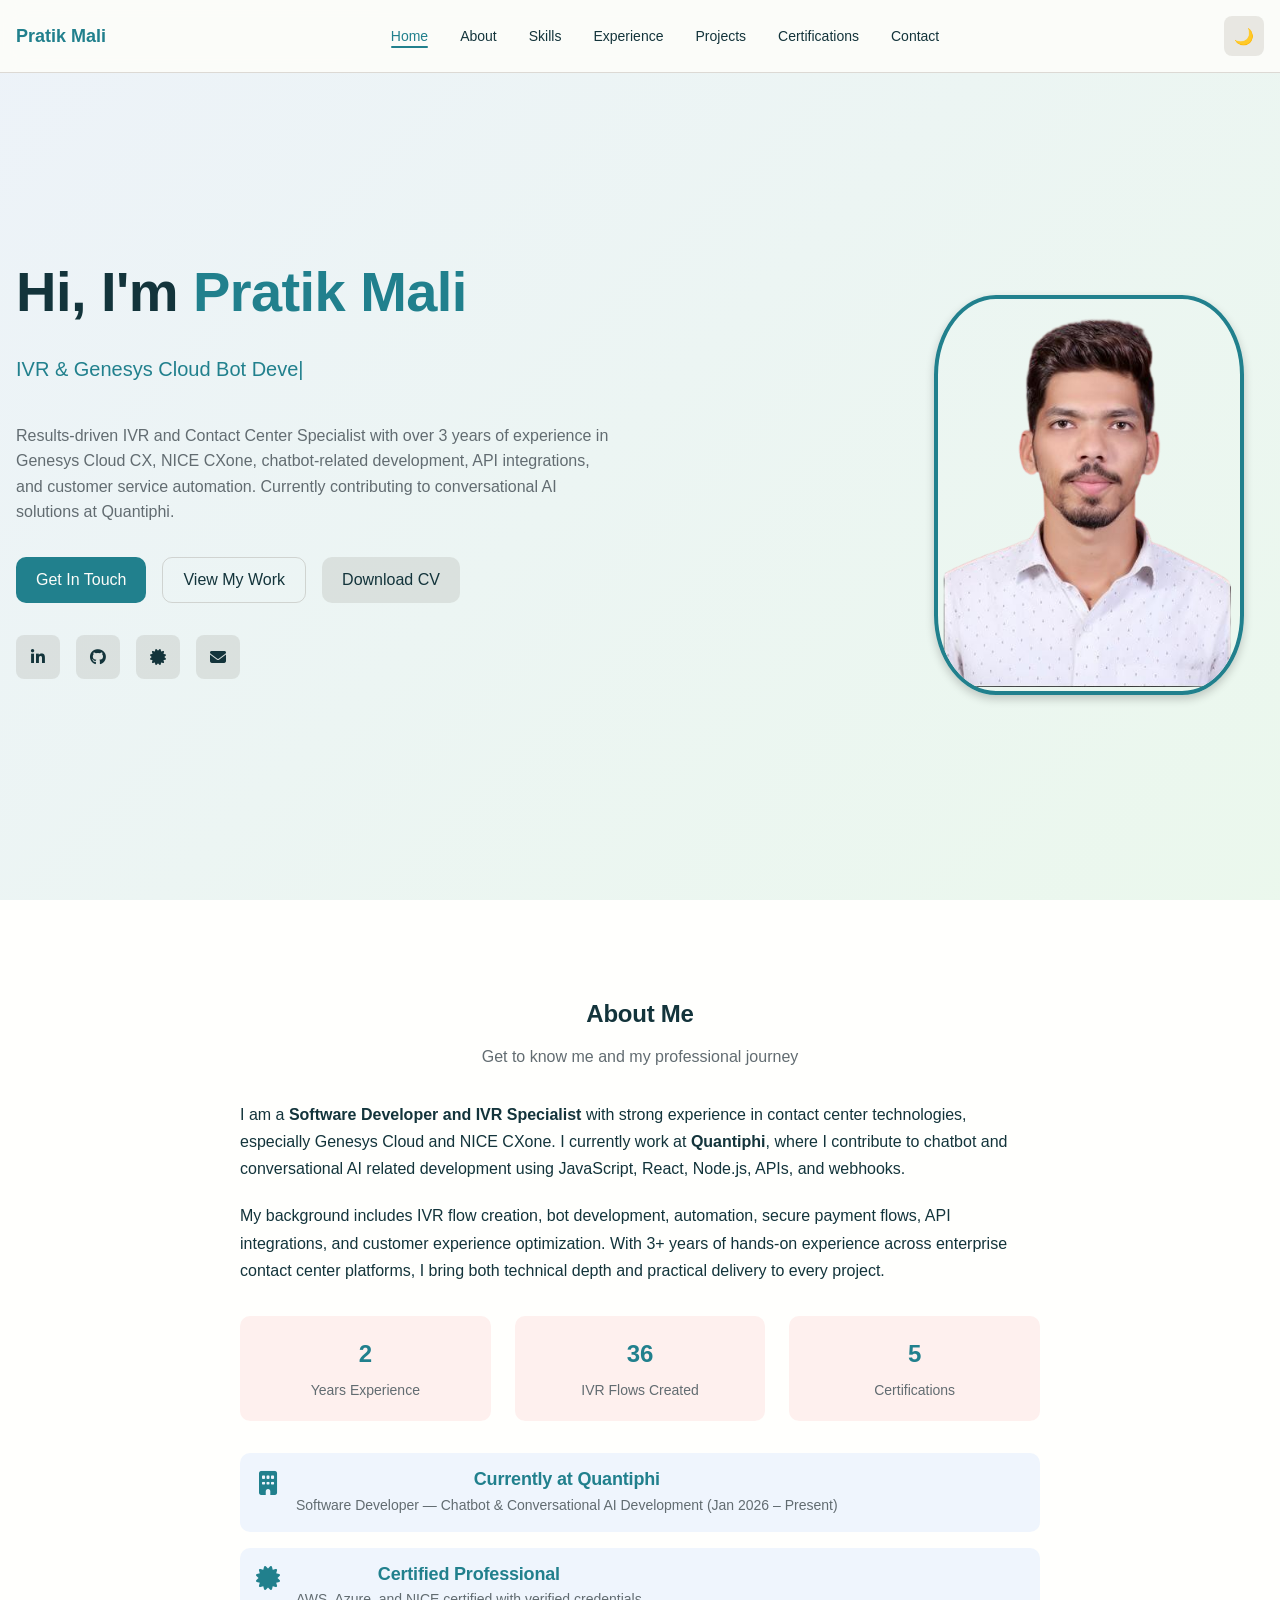
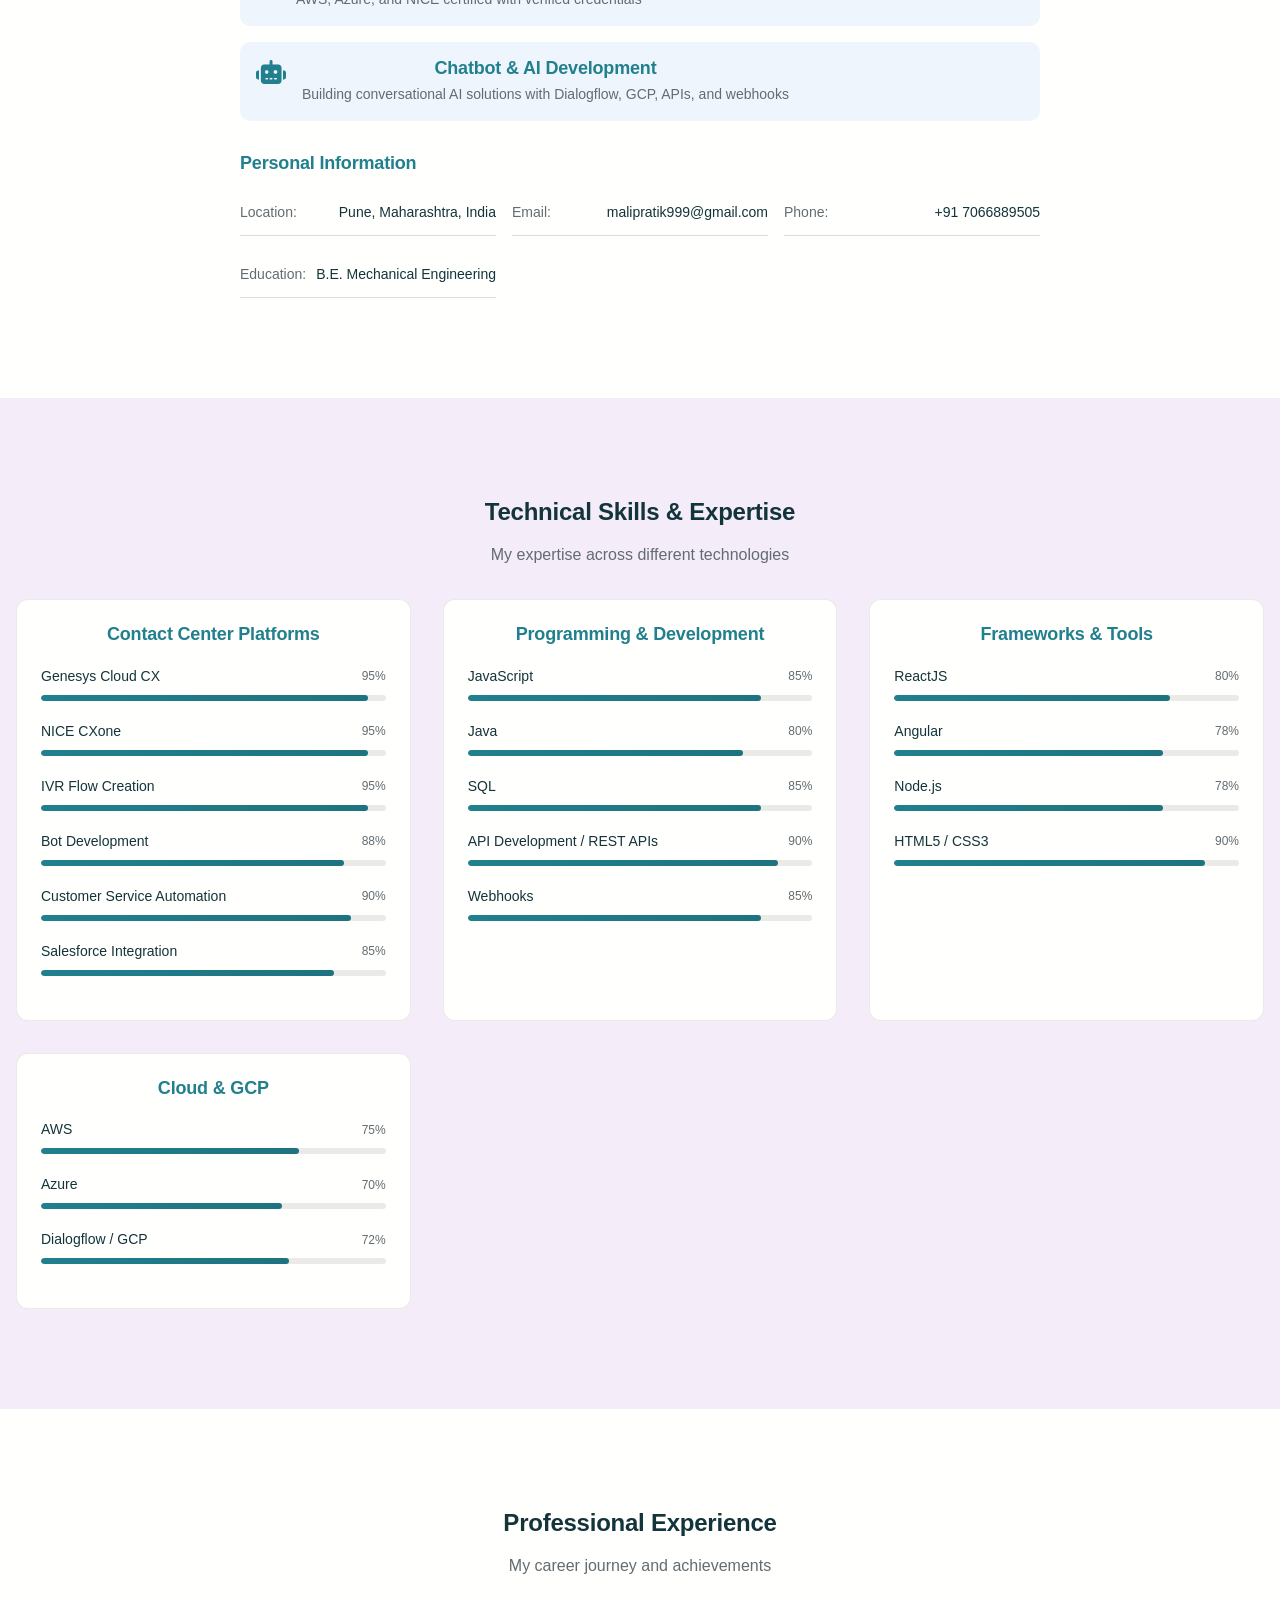
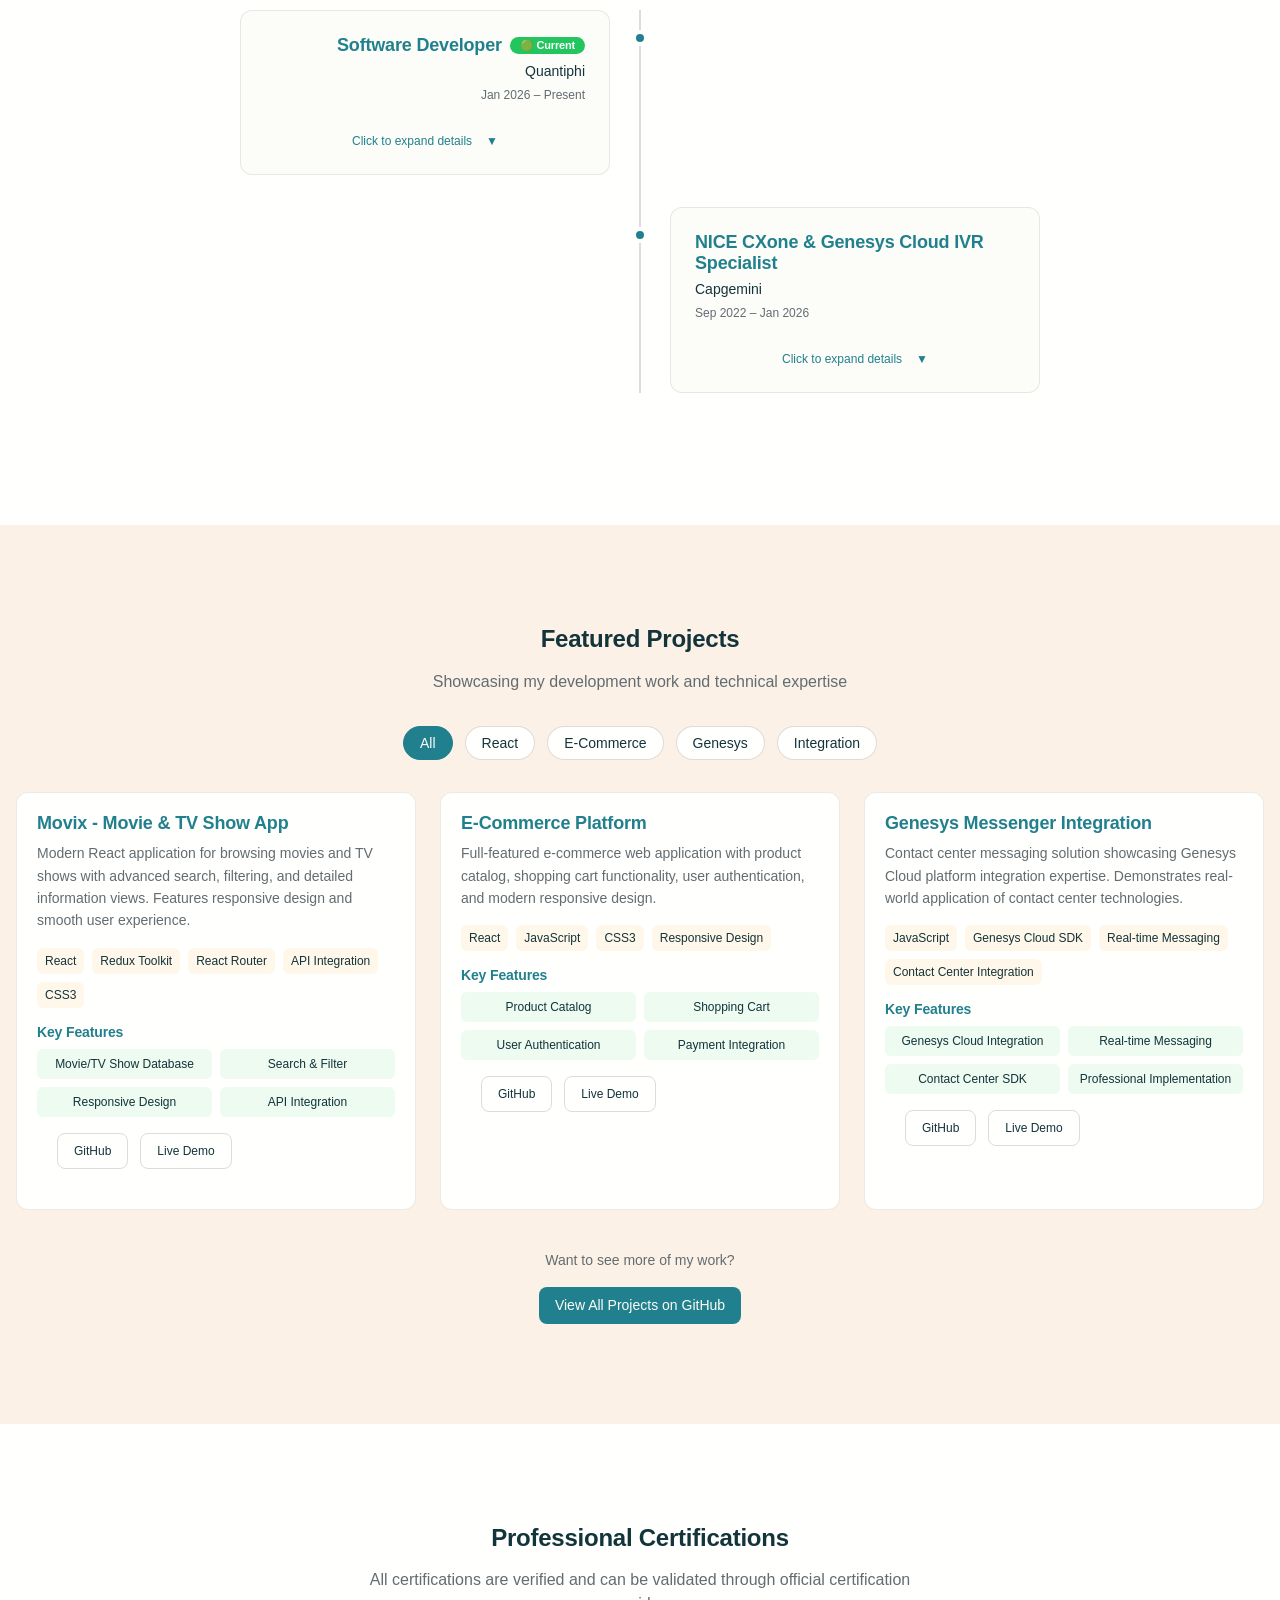
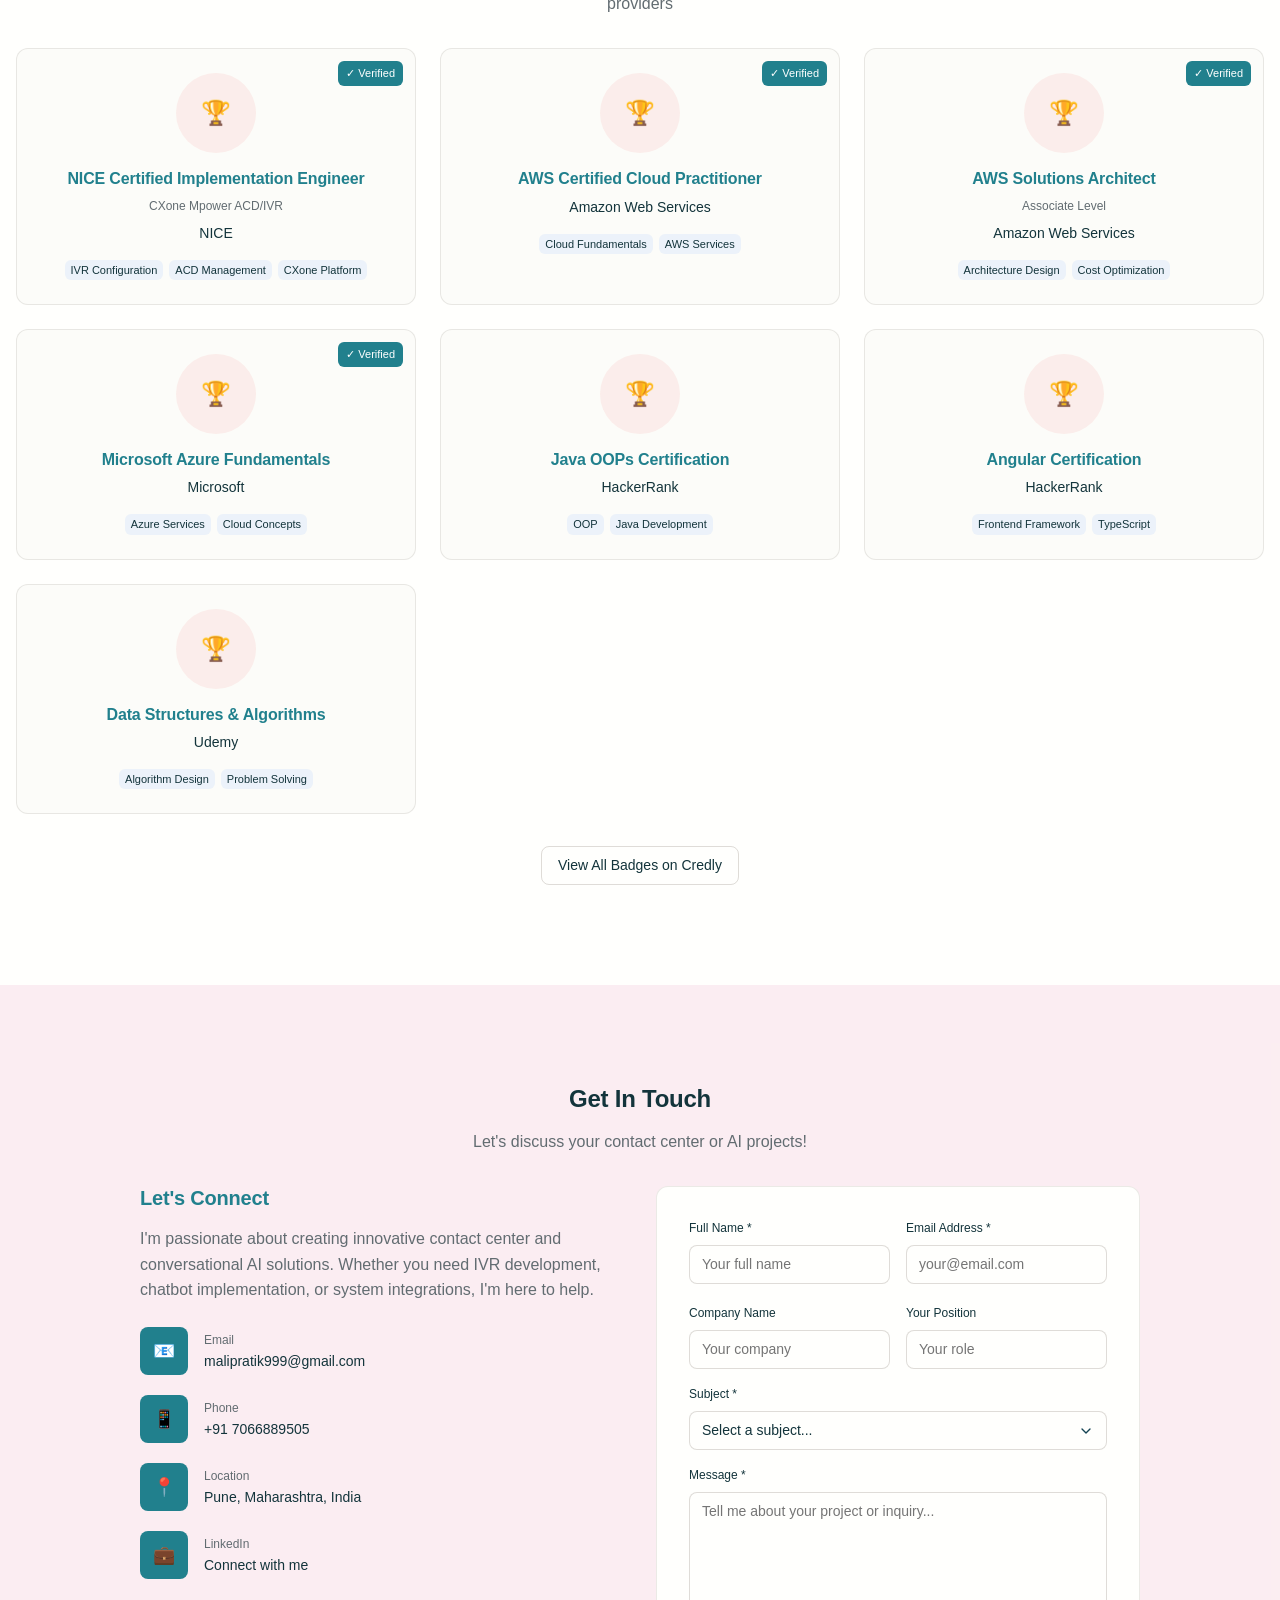
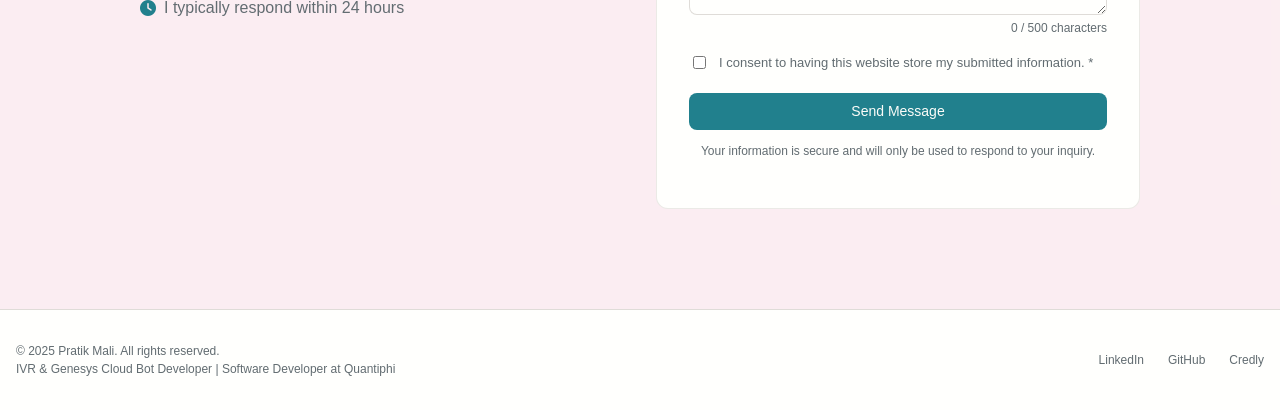
<file: index.html>
<!DOCTYPE html>
<html lang="en" data-color-scheme="light">
<head>
    <meta charset="UTF-8">
    <meta name="viewport" content="width=device-width, initial-scale=1.0">
    <title>Pratik Mali - IVR & Genesys Cloud Bot Developer | Software Developer</title>
    <meta name="description" content="Results-driven IVR and Contact Center Specialist with over 3 years of experience in Genesys Cloud CX, NICE CXone, chatbot-related development, API integrations, and customer service automation. Currently contributing to conversational AI solutions at Quantiphi.">
    <meta name="keywords" content="IVR Developer, Genesys Cloud, NICE CXone, Contact Center, Chatbot, Conversational AI, Quantiphi, Software Developer">
    <link rel="stylesheet" href="style.css">
    <link rel="stylesheet" href="https://cdnjs.cloudflare.com/ajax/libs/font-awesome/6.4.0/css/all.min.css">
    <!-- ===== BOTPRESS CHATBOT EMBED ===== -->
    <!-- PASTE YOUR BOTPRESS EMBED SCRIPT HERE -->
    <!-- REPLACE THIS COMMENT with your actual Botpress snippet -->
    <script src="https://cdn.botpress.cloud/webchat/v3.6/inject.js"></script>
    <script src="https://files.bpcontent.cloud/2026/06/06/10/20260606105153-4HBWB6HT.js" defer></script>
    <!-- END BOTPRESS EMBED -->
</head>
<body>

    <!-- Navbar -->
    <nav class="navbar" id="navbar">
        <div class="container">
            <div class="nav-content">
                <div class="nav-brand">
                    <span class="brand-text">Pratik Mali</span>
                </div>
                <ul class="nav-links" id="nav-links">
                    <li><a href="#home" class="nav-link">Home</a></li>
                    <li><a href="#about" class="nav-link">About</a></li>
                    <li><a href="#skills" class="nav-link">Skills</a></li>
                    <li><a href="#experience" class="nav-link">Experience</a></li>
                    <li><a href="#projects" class="nav-link">Projects</a></li>
                    <li><a href="#certifications" class="nav-link">Certifications</a></li>
                    <li><a href="#contact" class="nav-link">Contact</a></li>
                </ul>
                <div class="nav-actions">
                    <button class="theme-toggle" id="theme-toggle" aria-label="Toggle theme">
                        <span class="theme-icon">🌙</span>
                    </button>
                    <button class="mobile-menu-toggle" id="mobile-menu-toggle" aria-label="Toggle menu">
                        <span></span>
                        <span></span>
                        <span></span>
                    </button>
                </div>
            </div>
        </div>
    </nav>

    <!-- Hero Section -->
    <section class="hero" id="home">
        <div class="container">
            <div class="hero-content">
                <div class="hero-text">
                    <h1 class="hero-title">Hi, I'm <span class="highlight">Pratik Mali</span></h1>
                    <div class="hero-subtitle">
                        <span class="typing-text" id="typing-text"></span><span class="cursor">|</span>
                    </div>
                    <p class="hero-description">
                        Results-driven IVR and Contact Center Specialist with over 3 years of experience in Genesys Cloud CX, NICE CXone, chatbot-related development, API integrations, and customer service automation. Currently contributing to conversational AI solutions at Quantiphi.
                    </p>
                    <div class="hero-actions">
                        <a href="#contact" class="btn btn--primary btn--lg">Get In Touch</a>
                        <a href="#projects" class="btn btn--outline btn--lg">View My Work</a>
                        <a href="./assets/Pratik-Mali-Resume.pdf" class="btn btn--secondary btn--lg" download>Download CV</a>
                    </div>
                    <div class="social-links">
                        <a href="https://www.linkedin.com/in/pratik-mali-06b172228/" target="_blank" class="social-link" aria-label="LinkedIn">
                            <i class="fab fa-linkedin-in"></i>
                        </a>
                        <a href="https://github.com/PratikMali2210" target="_blank" class="social-link" aria-label="GitHub">
                            <i class="fab fa-github"></i>
                        </a>
                        <a href="https://www.credly.com/users/pratik-mali" target="_blank" class="social-link" aria-label="Credly">
                            <i class="fas fa-certificate"></i>
                        </a>
                        <a href="mailto:malipratik999@gmail.com" class="social-link" aria-label="Email">
                            <i class="fas fa-envelope"></i>
                        </a>
                    </div>
                </div>
                <div class="hero-image">
                    <img src="./assets/Pratik-Mali-Photo.png" alt="Pratik Mali" class="profile-img"
                        onerror="this.style.display='none'; document.getElementById('profile-placeholder').style.display='flex';">
                    <div class="image-placeholder" id="profile-placeholder" style="display:none;">
                        <i class="fas fa-user profile-icon" style="font-size: 80px;"></i>
                    </div>
                </div>
            </div>
        </div>
    </section>

    <!-- About Section -->
    <section class="about" id="about">
        <div class="container">
            <div class="section-header">
                <h2 class="section-title">About Me</h2>
                <p class="section-subtitle">Get to know me and my professional journey</p>
            </div>
            <div class="about-content">
                <div class="about-description">
                    <p>
                        I am a <strong>Software Developer and IVR Specialist</strong> with strong experience in contact center technologies, especially Genesys Cloud and NICE CXone. I currently work at <strong>Quantiphi</strong>, where I contribute to chatbot and conversational AI related development using JavaScript, React, Node.js, APIs, and webhooks.
                    </p>
                    <p>
                        My background includes IVR flow creation, bot development, automation, secure payment flows, API integrations, and customer experience optimization. With 3+ years of hands-on experience across enterprise contact center platforms, I bring both technical depth and practical delivery to every project.
                    </p>
                </div>

                <div class="achievements">
                    <div class="achievement-item">
                        <div class="achievement-number" data-count="3">0</div>
                        <div class="achievement-text">Years Experience</div>
                    </div>
                    <div class="achievement-item">
                        <div class="achievement-number" data-count="50">0</div>
                        <div class="achievement-text">IVR Flows Created</div>
                    </div>
                    <div class="achievement-item">
                        <div class="achievement-number" data-count="7">0</div>
                        <div class="achievement-text">Certifications</div>
                    </div>
                </div>

                <div class="about-highlights">
                    <div class="highlight-item">
                        <i class="fas fa-building"></i>
                        <div>
                            <h4>Currently at Quantiphi</h4>
                            <p>Software Developer — Chatbot & Conversational AI Development (Jan 2026 – Present)</p>
                        </div>
                    </div>
                    <div class="highlight-item">
                        <i class="fas fa-certificate"></i>
                        <div>
                            <h4>Certified Professional</h4>
                            <p>AWS, Azure, and NICE certified with verified credentials</p>
                        </div>
                    </div>
                    <div class="highlight-item">
                        <i class="fas fa-robot"></i>
                        <div>
                            <h4>Chatbot & AI Development</h4>
                            <p>Building conversational AI solutions with Dialogflow, GCP, APIs, and webhooks</p>
                        </div>
                    </div>
                </div>

                <div class="personal-info">
                    <h4>Personal Information</h4>
                    <div class="info-grid">
                        <div class="info-item">
                            <span class="info-label">Location:</span>
                            <span class="info-value">Pune, Maharashtra, India</span>
                        </div>
                        <div class="info-item">
                            <span class="info-label">Email:</span>
                            <span class="info-value">malipratik999@gmail.com</span>
                        </div>
                        <div class="info-item">
                            <span class="info-label">Phone:</span>
                            <span class="info-value">+91 7066889505</span>
                        </div>
                        <div class="info-item">
                            <span class="info-label">Education:</span>
                            <span class="info-value">B.E. Mechanical Engineering</span>
                        </div>
                    </div>
                </div>
            </div>
        </div>
    </section>

    <!-- Skills Section -->
    <section class="skills" id="skills">
        <div class="container">
            <div class="section-header">
                <h2 class="section-title">Technical Skills & Expertise</h2>
                <p class="section-subtitle">My expertise across different technologies</p>
            </div>
            <div class="skills-grid">
                <div class="skill-category" data-category="contactCenter">
                    <h3 class="category-title">Contact Center Platforms</h3>
                </div>
                <div class="skill-category" data-category="programming">
                    <h3 class="category-title">Programming & Development</h3>
                </div>
                <div class="skill-category" data-category="frameworks">
                    <h3 class="category-title">Frameworks & Tools</h3>
                </div>
                <div class="skill-category" data-category="cloud">
                    <h3 class="category-title">Cloud & GCP</h3>
                </div>
            </div>
        </div>
    </section>

    <!-- Experience Section -->
    <section class="experience" id="experience">
        <div class="container">
            <div class="section-header">
                <h2 class="section-title">Professional Experience</h2>
                <p class="section-subtitle">My career journey and achievements</p>
            </div>
            <div class="timeline">
                <!-- Populated by app.js -->
            </div>
        </div>
    </section>

    <!-- Projects Section -->
    <section class="projects" id="projects">
        <div class="container">
            <div class="section-header">
                <h2 class="section-title">Featured Projects</h2>
                <p class="section-subtitle">Showcasing my development work and technical expertise</p>
            </div>
            <div class="project-filters">
                <button class="filter-btn active" data-filter="all">All</button>
                <button class="filter-btn" data-filter="react">React</button>
                <button class="filter-btn" data-filter="ecommerce">E-Commerce</button>
                <button class="filter-btn" data-filter="genesys">Genesys</button>
                <button class="filter-btn" data-filter="integration">Integration</button>
            </div>
            <div class="projects-grid" id="projects-grid">
                <!-- Populated by app.js -->
            </div>
            <div class="projects-cta">
                <p>Want to see more of my work?</p>
                <a href="https://github.com/PratikMali2210" target="_blank" class="btn btn--primary">View All Projects on GitHub</a>
            </div>
        </div>
    </section>

    <!-- Certifications Section -->
    <section class="certifications" id="certifications">
        <div class="container">
            <div class="section-header">
                <h2 class="section-title">Professional Certifications</h2>
                <p class="section-subtitle">All certifications are verified and can be validated through official certification providers</p>
            </div>
            <div class="certifications-grid" id="certifications-grid">
                <!-- Populated by app.js -->
            </div>
            <div class="cert-verify-section" style="text-align:center; margin-top: 32px;">
                <a href="https://www.credly.com/users/pratik-mali" target="_blank" class="btn btn--outline">View All Badges on Credly</a>
            </div>
        </div>
    </section>

    <!-- Contact Section -->
    <section class="contact" id="contact">
        <div class="container">
            <div class="section-header">
                <h2 class="section-title">Get In Touch</h2>
                <p class="section-subtitle">Let's discuss your contact center or AI projects!</p>
            </div>
            <div class="contact-content">
                <div class="contact-info">
                    <h3>Let's Connect</h3>
                    <p>I'm passionate about creating innovative contact center and conversational AI solutions. Whether you need IVR development, chatbot implementation, or system integrations, I'm here to help.</p>
                    <div class="contact-items">
                        <div class="contact-item">
                            <div class="contact-icon">📧</div>
                            <div class="contact-details">
                                <span class="contact-label">Email</span>
                                <a href="mailto:malipratik999@gmail.com" class="contact-value">malipratik999@gmail.com</a>
                            </div>
                        </div>
                        <div class="contact-item">
                            <div class="contact-icon">📱</div>
                            <div class="contact-details">
                                <span class="contact-label">Phone</span>
                                <span class="contact-value">+91 7066889505</span>
                            </div>
                        </div>
                        <div class="contact-item">
                            <div class="contact-icon">📍</div>
                            <div class="contact-details">
                                <span class="contact-label">Location</span>
                                <span class="contact-value">Pune, Maharashtra, India</span>
                            </div>
                        </div>
                        <div class="contact-item">
                            <div class="contact-icon">💼</div>
                            <div class="contact-details">
                                <span class="contact-label">LinkedIn</span>
                                <a href="https://www.linkedin.com/in/pratik-mali-06b172228/" target="_blank" class="contact-value">Connect with me</a>
                            </div>
                        </div>
                    </div>
                    <p class="response-time"><i class="fas fa-clock"></i> I typically respond within 24 hours</p>
                </div>

                <div class="contact-form">
                    <form id="contact-form" novalidate>
                        <div class="form-row">
                            <div class="form-group">
                                <label class="form-label" for="name">Full Name *</label>
                                <input type="text" id="name" name="name" class="form-control"
                                    placeholder="Your full name" required autocomplete="name">
                                <span class="form-error" id="name-error"></span>
                            </div>
                            <div class="form-group">
                                <label class="form-label" for="email">Email Address *</label>
                                <input type="email" id="email" name="email" class="form-control"
                                    placeholder="your@email.com" required autocomplete="email">
                                <span class="form-error" id="email-error"></span>
                            </div>
                        </div>
                        <div class="form-row">
                            <div class="form-group">
                                <label class="form-label" for="company">Company Name</label>
                                <input type="text" id="company" name="company" class="form-control"
                                    placeholder="Your company" autocomplete="organization">
                            </div>
                            <div class="form-group">
                                <label class="form-label" for="position">Your Position</label>
                                <input type="text" id="position" name="position" class="form-control"
                                    placeholder="Your role" autocomplete="organization-title">
                            </div>
                        </div>
                        <div class="form-group">
                            <label class="form-label" for="subject">Subject *</label>
                            <select id="subject" name="subject" class="form-control" required autocomplete="off">
                                <option value="">Select a subject...</option>
                                <option value="IVR Development Project">IVR Development Project</option>
                                <option value="Contact Center Solution">Contact Center Solution</option>
                                <option value="Genesys Cloud Integration">Genesys Cloud Integration</option>
                                <option value="Bot / Chatbot Development">Bot / Chatbot Development</option>
                                <option value="General Consultation">General Consultation</option>
                                <option value="Job Opportunity">Job Opportunity</option>
                                <option value="Other">Other</option>
                            </select>
                            <span class="form-error" id="subject-error"></span>
                        </div>
                        <div class="form-group">
                            <label class="form-label" for="message">Message *</label>
                            <textarea id="message" name="message" class="form-control" rows="5"
                                placeholder="Tell me about your project or inquiry..." required
                                maxlength="500" autocomplete="off"></textarea>
                            <div class="character-count"><span id="char-count">0</span> / 500 characters</div>
                            <span class="form-error" id="message-error"></span>
                        </div>
                        <div class="form-group checkbox-group">
                            <label class="checkbox-label">
                                <input type="checkbox" id="consent" name="consent" required>
                                I consent to having this website store my submitted information. *
                            </label>
                            <span class="form-error" id="consent-error"></span>
                        </div>
                        <div id="form-status"></div>
                        <button type="submit" class="btn btn--primary btn--full-width" id="submit-btn">
                            <span class="btn-text">Send Message</span>
                            <span class="btn-loading hidden">Sending...</span>
                        </button>
                        <p class="form-note">Your information is secure and will only be used to respond to your inquiry.</p>
                    </form>
                </div>
            </div>
        </div>
    </section>

    <!-- Footer -->
    <footer class="footer">
        <div class="container">
            <div class="footer-content">
                <div class="footer-text">
                    <p>© 2025 Pratik Mali. All rights reserved.</p>
                    <p>IVR & Genesys Cloud Bot Developer | Software Developer at Quantiphi</p>
                </div>
                <div class="footer-links">
                    <a href="https://www.linkedin.com/in/pratik-mali-06b172228/" target="_blank" class="footer-link">LinkedIn</a>
                    <a href="https://github.com/PratikMali2210" target="_blank" class="footer-link">GitHub</a>
                    <a href="https://www.credly.com/users/pratik-mali" target="_blank" class="footer-link">Credly</a>
                </div>
            </div>
        </div>
    </footer>

    <!-- Certification Modal -->
    <div class="modal hidden" id="cert-modal">
        <div class="modal-backdrop"></div>
        <div class="modal-content">
            <div class="modal-header">
                <h3 id="cert-modal-title">Certification Details</h3>
                <button class="modal-close" id="close-cert-modal" aria-label="Close">×</button>
            </div>
            <div class="modal-body" id="cert-modal-body">
                <!-- Populated by JS -->
            </div>
        </div>
    </div>

    <script src="app.js"></script>
</body>
</html>
</file>
<file: style.css>
:root {
    /* Primitive Color Tokens */
    --color-white: rgba(255, 255, 255, 1);
    --color-black: rgba(0, 0, 0, 1);
    --color-cream-50: rgba(252, 252, 249, 1);
    --color-cream-100: rgba(255, 255, 253, 1);
    --color-gray-200: rgba(245, 245, 245, 1);
    --color-gray-300: rgba(167, 169, 169, 1);
    --color-gray-400: rgba(119, 124, 124, 1);
    --color-slate-500: rgba(98, 108, 113, 1);
    --color-brown-600: rgba(94, 82, 64, 1);
    --color-charcoal-700: rgba(31, 33, 33, 1);
    --color-charcoal-800: rgba(38, 40, 40, 1);
    --color-slate-900: rgba(19, 52, 59, 1);
    --color-teal-300: rgba(50, 184, 198, 1);
    --color-teal-400: rgba(45, 166, 178, 1);
    --color-teal-500: rgba(33, 128, 141, 1);
    --color-teal-600: rgba(29, 116, 128, 1);
    --color-teal-700: rgba(26, 104, 115, 1);
    --color-teal-800: rgba(41, 150, 161, 1);
    --color-red-400: rgba(255, 84, 89, 1);
    --color-red-500: rgba(192, 21, 47, 1);
    --color-orange-400: rgba(230, 129, 97, 1);
    --color-orange-500: rgba(168, 75, 47, 1);

    /* RGB versions for opacity control */
    --color-brown-600-rgb: 94, 82, 64;
    --color-teal-500-rgb: 33, 128, 141;
    --color-slate-900-rgb: 19, 52, 59;
    --color-slate-500-rgb: 98, 108, 113;
    --color-red-500-rgb: 192, 21, 47;
    --color-red-400-rgb: 255, 84, 89;
    --color-orange-500-rgb: 168, 75, 47;
    --color-orange-400-rgb: 230, 129, 97;

    /* Background color tokens (Light Mode) */
    --color-bg-1: rgba(59, 130, 246, 0.08);   /* Light blue */
    --color-bg-2: rgba(245, 158, 11, 0.08);   /* Light yellow */
    --color-bg-3: rgba(34, 197, 94, 0.08);    /* Light green */
    --color-bg-4: rgba(239, 68, 68, 0.08);    /* Light red */
    --color-bg-5: rgba(147, 51, 234, 0.08);   /* Light purple */
    --color-bg-6: rgba(249, 115, 22, 0.08);   /* Light orange */
    --color-bg-7: rgba(236, 72, 153, 0.08);   /* Light pink */
    --color-bg-8: rgba(6, 182, 212, 0.08);    /* Light cyan */

    /* Semantic Color Tokens (Light Mode) */
    --color-background: var(--color-cream-50);
    --color-surface: var(--color-cream-100);
    --color-text: var(--color-slate-900);
    --color-text-secondary: var(--color-slate-500);
    --color-primary: var(--color-teal-500);
    --color-primary-hover: var(--color-teal-600);
    --color-primary-active: var(--color-teal-700);
    --color-secondary: rgba(var(--color-brown-600-rgb), 0.12);
    --color-secondary-hover: rgba(var(--color-brown-600-rgb), 0.2);
    --color-secondary-active: rgba(var(--color-brown-600-rgb), 0.25);
    --color-border: rgba(var(--color-brown-600-rgb), 0.2);
    --color-btn-primary-text: var(--color-cream-50);
    --color-card-border: rgba(var(--color-brown-600-rgb), 0.12);
    --color-card-border-inner: rgba(var(--color-brown-600-rgb), 0.12);
    --color-error: var(--color-red-500);
    --color-success: var(--color-teal-500);
    --color-warning: var(--color-orange-500);
    --color-info: var(--color-slate-500);
    --color-focus-ring: rgba(var(--color-teal-500-rgb), 0.4);
    --color-select-caret: rgba(var(--color-slate-900-rgb), 0.8);

    /* Common style patterns */
    --focus-ring: 0 0 0 3px var(--color-focus-ring);
    --focus-outline: 2px solid var(--color-primary);
    --status-bg-opacity: 0.15;
    --status-border-opacity: 0.25;
    --select-caret-light: url("data:image/svg+xml,%3Csvg xmlns='http://www.w3.org/2000/svg' width='16' height='16' viewBox='0 0 24 24' fill='none' stroke='%23134252' stroke-width='2' stroke-linecap='round' stroke-linejoin='round'%3E%3Cpolyline points='6 9 12 15 18 9'%3E%3C/polyline%3E%3C/svg%3E");
    --select-caret-dark: url("data:image/svg+xml,%3Csvg xmlns='http://www.w3.org/2000/svg' width='16' height='16' viewBox='0 0 24 24' fill='none' stroke='%23f5f5f5' stroke-width='2' stroke-linecap='round' stroke-linejoin='round'%3E%3Cpolyline points='6 9 12 15 18 9'%3E%3C/polyline%3E%3C/svg%3E");

    /* RGB versions for status colors */
    --color-success-rgb: 33, 128, 141;
    --color-error-rgb: 192, 21, 47;
    --color-warning-rgb: 168, 75, 47;
    --color-info-rgb: 98, 108, 113;

    /* Typography */
    --font-family-base: "FKGroteskNeue", "Geist", "Inter", -apple-system, BlinkMacSystemFont, "Segoe UI", Roboto, sans-serif;
    --font-family-mono: "Berkeley Mono", ui-monospace, SFMono-Regular, Menlo, Monaco, Consolas, monospace;
    --font-size-xs: 11px;
    --font-size-sm: 12px;
    --font-size-base: 14px;
    --font-size-md: 14px;
    --font-size-lg: 16px;
    --font-size-xl: 18px;
    --font-size-2xl: 20px;
    --font-size-3xl: 24px;
    --font-size-4xl: 30px;
    --font-weight-normal: 400;
    --font-weight-medium: 500;
    --font-weight-semibold: 550;
    --font-weight-bold: 600;
    --line-height-tight: 1.2;
    --line-height-normal: 1.5;
    --letter-spacing-tight: -0.01em;

    /* Spacing */
    --space-0: 0;
    --space-1: 1px;
    --space-2: 2px;
    --space-4: 4px;
    --space-6: 6px;
    --space-8: 8px;
    --space-10: 10px;
    --space-12: 12px;
    --space-16: 16px;
    --space-20: 20px;
    --space-24: 24px;
    --space-32: 32px;

    /* Border Radius */
    --radius-sm: 6px;
    --radius-base: 8px;
    --radius-md: 10px;
    --radius-lg: 12px;
    --radius-full: 9999px;

    /* Shadows */
    --shadow-xs: 0 1px 2px rgba(0, 0, 0, 0.02);
    --shadow-sm: 0 1px 3px rgba(0, 0, 0, 0.04), 0 1px 2px rgba(0, 0, 0, 0.02);
    --shadow-md: 0 4px 6px -1px rgba(0, 0, 0, 0.04), 0 2px 4px -1px rgba(0, 0, 0, 0.02);
    --shadow-lg: 0 10px 15px -3px rgba(0, 0, 0, 0.04), 0 4px 6px -2px rgba(0, 0, 0, 0.02);
    --shadow-inset-sm: inset 0 1px 0 rgba(255, 255, 255, 0.15), inset 0 -1px 0 rgba(0, 0, 0, 0.03);

    /* Animation */
    --duration-fast: 150ms;
    --duration-normal: 250ms;
    --ease-standard: cubic-bezier(0.16, 1, 0.3, 1);

    /* Layout */
    --container-sm: 640px;
    --container-md: 768px;
    --container-lg: 1024px;
    --container-xl: 1280px;
}

/* ============================================================
   DARK MODE — prefers-color-scheme
   ============================================================ */
@media (prefers-color-scheme: dark) {
    :root {
        --color-gray-400-rgb: 119, 124, 124;
        --color-teal-300-rgb: 50, 184, 198;
        --color-gray-300-rgb: 167, 169, 169;
        --color-gray-200-rgb: 245, 245, 245;

        --color-bg-1: rgba(29, 78, 216, 0.15);
        --color-bg-2: rgba(180, 83, 9, 0.15);
        --color-bg-3: rgba(21, 128, 61, 0.15);
        --color-bg-4: rgba(185, 28, 28, 0.15);
        --color-bg-5: rgba(107, 33, 168, 0.15);
        --color-bg-6: rgba(194, 65, 12, 0.15);
        --color-bg-7: rgba(190, 24, 93, 0.15);
        --color-bg-8: rgba(8, 145, 178, 0.15);

        --color-background: var(--color-charcoal-700);
        --color-surface: var(--color-charcoal-800);
        --color-text: var(--color-gray-200);
        --color-text-secondary: rgba(var(--color-gray-300-rgb), 0.7);
        --color-primary: var(--color-teal-300);
        --color-primary-hover: var(--color-teal-400);
        --color-primary-active: var(--color-teal-800);
        --color-secondary: rgba(var(--color-gray-400-rgb), 0.15);
        --color-secondary-hover: rgba(var(--color-gray-400-rgb), 0.25);
        --color-secondary-active: rgba(var(--color-gray-400-rgb), 0.3);
        --color-border: rgba(var(--color-gray-400-rgb), 0.3);
        --color-error: var(--color-red-400);
        --color-success: var(--color-teal-300);
        --color-warning: var(--color-orange-400);
        --color-info: var(--color-gray-300);
        --color-focus-ring: rgba(var(--color-teal-300-rgb), 0.4);
        --color-btn-primary-text: var(--color-slate-900);
        --color-card-border: rgba(var(--color-gray-400-rgb), 0.2);
        --color-card-border-inner: rgba(var(--color-gray-400-rgb), 0.15);
        --shadow-inset-sm: inset 0 1px 0 rgba(255, 255, 255, 0.1), inset 0 -1px 0 rgba(0, 0, 0, 0.15);
        --button-border-secondary: rgba(var(--color-gray-400-rgb), 0.2);
        --color-border-secondary: rgba(var(--color-gray-400-rgb), 0.2);
        --color-select-caret: rgba(var(--color-gray-200-rgb), 0.8);
        --focus-ring: 0 0 0 3px var(--color-focus-ring);
        --focus-outline: 2px solid var(--color-primary);
        --status-bg-opacity: 0.15;
        --status-border-opacity: 0.25;
        --color-success-rgb: var(--color-teal-300-rgb);
        --color-error-rgb: var(--color-red-400-rgb);
        --color-warning-rgb: var(--color-orange-400-rgb);
        --color-info-rgb: var(--color-gray-300-rgb);
    }
}

/* ============================================================
   DARK MODE — data-color-scheme attribute
   ============================================================ */
[data-color-scheme="dark"] {
    --color-gray-400-rgb: 119, 124, 124;
    --color-teal-300-rgb: 50, 184, 198;
    --color-gray-300-rgb: 167, 169, 169;
    --color-gray-200-rgb: 245, 245, 245;

    --color-bg-1: rgba(29, 78, 216, 0.15);
    --color-bg-2: rgba(180, 83, 9, 0.15);
    --color-bg-3: rgba(21, 128, 61, 0.15);
    --color-bg-4: rgba(185, 28, 28, 0.15);
    --color-bg-5: rgba(107, 33, 168, 0.15);
    --color-bg-6: rgba(194, 65, 12, 0.15);
    --color-bg-7: rgba(190, 24, 93, 0.15);
    --color-bg-8: rgba(8, 145, 178, 0.15);

    --color-background: var(--color-charcoal-700);
    --color-surface: var(--color-charcoal-800);
    --color-text: var(--color-gray-200);
    --color-text-secondary: rgba(var(--color-gray-300-rgb), 0.7);
    --color-primary: var(--color-teal-300);
    --color-primary-hover: var(--color-teal-400);
    --color-primary-active: var(--color-teal-800);
    --color-secondary: rgba(var(--color-gray-400-rgb), 0.15);
    --color-secondary-hover: rgba(var(--color-gray-400-rgb), 0.25);
    --color-secondary-active: rgba(var(--color-gray-400-rgb), 0.3);
    --color-border: rgba(var(--color-gray-400-rgb), 0.3);
    --color-error: var(--color-red-400);
    --color-success: var(--color-teal-300);
    --color-warning: var(--color-orange-400);
    --color-info: var(--color-gray-300);
    --color-focus-ring: rgba(var(--color-teal-300-rgb), 0.4);
    --color-btn-primary-text: var(--color-slate-900);
    --color-card-border: rgba(var(--color-gray-400-rgb), 0.15);
    --color-card-border-inner: rgba(var(--color-gray-400-rgb), 0.15);
    --shadow-inset-sm: inset 0 1px 0 rgba(255, 255, 255, 0.1), inset 0 -1px 0 rgba(0, 0, 0, 0.15);
    --color-border-secondary: rgba(var(--color-gray-400-rgb), 0.2);
    --color-select-caret: rgba(var(--color-gray-200-rgb), 0.8);
    --focus-ring: 0 0 0 3px var(--color-focus-ring);
    --focus-outline: 2px solid var(--color-primary);
    --status-bg-opacity: 0.15;
    --status-border-opacity: 0.25;
    --color-success-rgb: var(--color-teal-300-rgb);
    --color-error-rgb: var(--color-red-400-rgb);
    --color-warning-rgb: var(--color-orange-400-rgb);
    --color-info-rgb: var(--color-gray-300-rgb);
}

/* ============================================================
   LIGHT MODE — data-color-scheme attribute
   ============================================================ */
[data-color-scheme="light"] {
    --color-brown-600-rgb: 94, 82, 64;
    --color-teal-500-rgb: 33, 128, 141;
    --color-slate-900-rgb: 19, 52, 59;

    --color-background: var(--color-cream-50);
    --color-surface: var(--color-cream-100);
    --color-text: var(--color-slate-900);
    --color-text-secondary: var(--color-slate-500);
    --color-primary: var(--color-teal-500);
    --color-primary-hover: var(--color-teal-600);
    --color-primary-active: var(--color-teal-700);
    --color-secondary: rgba(var(--color-brown-600-rgb), 0.12);
    --color-secondary-hover: rgba(var(--color-brown-600-rgb), 0.2);
    --color-secondary-active: rgba(var(--color-brown-600-rgb), 0.25);
    --color-border: rgba(var(--color-brown-600-rgb), 0.2);
    --color-btn-primary-text: var(--color-cream-50);
    --color-card-border: rgba(var(--color-brown-600-rgb), 0.12);
    --color-card-border-inner: rgba(var(--color-brown-600-rgb), 0.12);
    --color-error: var(--color-red-500);
    --color-success: var(--color-teal-500);
    --color-warning: var(--color-orange-500);
    --color-info: var(--color-slate-500);
    --color-focus-ring: rgba(var(--color-teal-500-rgb), 0.4);
    --color-success-rgb: var(--color-teal-500-rgb);
    --color-error-rgb: var(--color-red-500-rgb);
    --color-warning-rgb: var(--color-orange-500-rgb);
    --color-info-rgb: var(--color-slate-500-rgb);
}

/* ============================================================
   FONT FACE
   ============================================================ */
@font-face {
    font-family: 'FKGroteskNeue';
    src: url('https://r2cdn.perplexity.ai/fonts/FKGroteskNeue.woff2') format('woff2');
}

/* ============================================================
   BASE STYLES
   ============================================================ */
html {
    font-size: var(--font-size-base);
    font-family: var(--font-family-base);
    line-height: var(--line-height-normal);
    color: var(--color-text);
    background-color: var(--color-background);
    -webkit-font-smoothing: antialiased;
    box-sizing: border-box;
    scroll-behavior: smooth;
}

body {
    margin: 0;
    padding: 0;
}

*, *::before, *::after {
    box-sizing: inherit;
}

/* Typography */
h1, h2, h3, h4, h5, h6 {
    margin: 0;
    font-weight: var(--font-weight-semibold);
    line-height: var(--line-height-tight);
    color: var(--color-text);
    letter-spacing: var(--letter-spacing-tight);
}

h1 { font-size: var(--font-size-4xl); }
h2 { font-size: var(--font-size-3xl); }
h3 { font-size: var(--font-size-2xl); }
h4 { font-size: var(--font-size-xl); }
h5 { font-size: var(--font-size-lg); }
h6 { font-size: var(--font-size-md); }

p {
    margin: 0 0 var(--space-16) 0;
}

a {
    color: var(--color-primary);
    text-decoration: none;
    transition: color var(--duration-fast) var(--ease-standard);
}

a:hover {
    color: var(--color-primary-hover);
}

code, pre {
    font-family: var(--font-family-mono);
    font-size: calc(var(--font-size-base) * 0.95);
    background-color: var(--color-secondary);
    border-radius: var(--radius-sm);
}

code {
    padding: var(--space-1) var(--space-4);
}

pre {
    padding: var(--space-16);
    margin: var(--space-16) 0;
    overflow: auto;
    border: 1px solid var(--color-border);
}

pre code {
    background: none;
    padding: 0;
}

/* ============================================================
   BUTTONS
   ============================================================ */
.btn {
    display: inline-flex;
    align-items: center;
    justify-content: center;
    padding: var(--space-8) var(--space-16);
    border-radius: var(--radius-base);
    font-size: var(--font-size-base);
    font-weight: 500;
    line-height: 1.5;
    cursor: pointer;
    transition: all var(--duration-normal) var(--ease-standard);
    border: none;
    text-decoration: none;
    position: relative;
}

.btn:focus-visible { outline: none; box-shadow: var(--focus-ring); }
.btn--primary { background: var(--color-primary); color: var(--color-btn-primary-text); }
.btn--primary:hover { background: var(--color-primary-hover); color: var(--color-btn-primary-text); }
.btn--primary:active { background: var(--color-primary-active); }
.btn--secondary { background: var(--color-secondary); color: var(--color-text); }
.btn--secondary:hover { background: var(--color-secondary-hover); }
.btn--secondary:active { background: var(--color-secondary-active); }
.btn--outline { background: transparent; border: 1px solid var(--color-border); color: var(--color-text); }
.btn--outline:hover { background: var(--color-secondary); }
.btn--sm { padding: var(--space-4) var(--space-12); font-size: var(--font-size-sm); border-radius: var(--radius-sm); }
.btn--lg { padding: var(--space-10) var(--space-20); font-size: var(--font-size-lg); border-radius: var(--radius-md); }
.btn--full-width { width: 100%; }
.btn:disabled { opacity: 0.5; cursor: not-allowed; }

[data-color-scheme="dark"] .btn--outline {
    border: 1px solid var(--color-border-secondary);
}

/* ============================================================
   FORM ELEMENTS
   ============================================================ */
.form-control {
    display: block;
    width: 100%;
    padding: var(--space-8) var(--space-12);
    font-size: var(--font-size-md);
    line-height: 1.5;
    color: var(--color-text);
    background-color: var(--color-surface);
    border: 1px solid var(--color-border);
    border-radius: var(--radius-base);
    transition: border-color var(--duration-fast) var(--ease-standard),
                box-shadow var(--duration-fast) var(--ease-standard);
    font-family: var(--font-family-base);
}

textarea.form-control {
    font-family: var(--font-family-base);
    font-size: var(--font-size-base);
    resize: vertical;
}

select.form-control {
    padding: var(--space-8) var(--space-12);
    -webkit-appearance: none;
    -moz-appearance: none;
    appearance: none;
    background-image: var(--select-caret-light);
    background-repeat: no-repeat;
    background-position: right var(--space-12) center;
    background-size: 16px;
    padding-right: var(--space-32);
}

@media (prefers-color-scheme: dark) {
    select.form-control {
        background-image: var(--select-caret-dark);
    }
}

[data-color-scheme="dark"] select.form-control { background-image: var(--select-caret-dark); }
[data-color-scheme="light"] select.form-control { background-image: var(--select-caret-light); }

.form-control:focus {
    border-color: var(--color-primary);
    outline: var(--focus-outline);
}

.form-label {
    display: block;
    margin-bottom: var(--space-8);
    font-weight: var(--font-weight-medium);
    font-size: var(--font-size-sm);
}

.form-group { margin-bottom: var(--space-16); }

.form-row {
    display: grid;
    grid-template-columns: 1fr 1fr;
    gap: var(--space-16);
}

.form-error {
    display: block;
    color: var(--color-error);
    font-size: 12px;
    margin-top: 4px;
}

.character-count {
    text-align: right;
    font-size: 12px;
    color: var(--color-text-secondary);
    margin-top: 4px;
}

.checkbox-group { display: flex; flex-direction: column; }

.checkbox-label {
    display: flex;
    align-items: flex-start;
    gap: 10px;
    cursor: pointer;
    font-size: 13px;
    color: var(--color-text-secondary);
    line-height: 1.5;
}

.form-note {
    text-align: center;
    margin-top: 12px;
    color: var(--color-text-secondary);
    font-size: var(--font-size-sm);
}

/* ============================================================
   CARD
   ============================================================ */
.card {
    background-color: var(--color-surface);
    border-radius: var(--radius-lg);
    border: 1px solid var(--color-card-border);
    box-shadow: var(--shadow-sm);
    overflow: hidden;
    transition: box-shadow var(--duration-normal) var(--ease-standard);
}

.card:hover { box-shadow: var(--shadow-md); }
.card__body { padding: var(--space-16); }
.card__header, .card__footer { padding: var(--space-16); border-bottom: 1px solid var(--color-card-border-inner); }

/* ============================================================
   STATUS INDICATORS
   ============================================================ */
.status {
    display: inline-flex;
    align-items: center;
    padding: var(--space-6) var(--space-12);
    border-radius: var(--radius-full);
    font-weight: var(--font-weight-medium);
    font-size: var(--font-size-sm);
}

.status--success {
    background-color: rgba(var(--color-success-rgb, 33, 128, 141), var(--status-bg-opacity));
    color: var(--color-success);
    border: 1px solid rgba(var(--color-success-rgb, 33, 128, 141), var(--status-border-opacity));
}

.status--error {
    background-color: rgba(var(--color-error-rgb, 192, 21, 47), var(--status-bg-opacity));
    color: var(--color-error);
    border: 1px solid rgba(var(--color-error-rgb, 192, 21, 47), var(--status-border-opacity));
}

.status--warning {
    background-color: rgba(var(--color-warning-rgb, 168, 75, 47), var(--status-bg-opacity));
    color: var(--color-warning);
    border: 1px solid rgba(var(--color-warning-rgb, 168, 75, 47), var(--status-border-opacity));
}

.status--info {
    background-color: rgba(var(--color-info-rgb, 98, 108, 113), var(--status-bg-opacity));
    color: var(--color-info);
    border: 1px solid rgba(var(--color-info-rgb, 98, 108, 113), var(--status-border-opacity));
}

/* ============================================================
   CONTAINER
   ============================================================ */
.container {
    width: 100%;
    margin-right: auto;
    margin-left: auto;
    padding-right: var(--space-16);
    padding-left: var(--space-16);
}

@media (min-width: 640px) { .container { max-width: var(--container-sm); } }
@media (min-width: 768px) { .container { max-width: var(--container-md); } }
@media (min-width: 1024px) { .container { max-width: var(--container-lg); } }
@media (min-width: 1280px) { .container { max-width: var(--container-xl); } }

/* ============================================================
   UTILITY CLASSES
   ============================================================ */
.flex { display: flex; }
.flex-col { flex-direction: column; }
.items-center { align-items: center; }
.justify-center { justify-content: center; }
.justify-between { justify-content: space-between; }
.gap-4 { gap: var(--space-4); }
.gap-8 { gap: var(--space-8); }
.gap-16 { gap: var(--space-16); }
.m-0 { margin: 0; }
.mt-8 { margin-top: var(--space-8); }
.mb-8 { margin-bottom: var(--space-8); }
.mx-8 { margin-left: var(--space-8); margin-right: var(--space-8); }
.my-8 { margin-top: var(--space-8); margin-bottom: var(--space-8); }
.p-0 { padding: 0; }
.py-8 { padding-top: var(--space-8); padding-bottom: var(--space-8); }
.px-8 { padding-left: var(--space-8); padding-right: var(--space-8); }
.py-16 { padding-top: var(--space-16); padding-bottom: var(--space-16); }
.px-16 { padding-left: var(--space-16); padding-right: var(--space-16); }
.block { display: block; }
.hidden { display: none !important; }

.sr-only {
    position: absolute;
    width: 1px;
    height: 1px;
    padding: 0;
    margin: -1px;
    overflow: hidden;
    clip: rect(0, 0, 0, 0);
    white-space: nowrap;
    border-width: 0;
}

:focus-visible {
    outline: var(--focus-outline);
    outline-offset: 2px;
}

/* ============================================================
   NAVBAR
   ============================================================ */
.navbar {
    position: fixed;
    top: 0;
    left: 0;
    right: 0;
    background: rgba(252, 252, 249, 0.95);
    backdrop-filter: blur(10px);
    border-bottom: 1px solid var(--color-border);
    z-index: 1000;
    transition: all var(--duration-normal) var(--ease-standard);
}

[data-color-scheme="dark"] .navbar {
    background: rgba(31, 33, 33, 0.95);
}

.navbar.scrolled { box-shadow: var(--shadow-lg); }

.nav-content {
    display: flex;
    align-items: center;
    justify-content: space-between;
    padding: var(--space-16) 0;
}

.nav-brand .brand-text {
    font-size: var(--font-size-xl);
    font-weight: var(--font-weight-bold);
    color: var(--color-primary);
}

.nav-links {
    display: flex;
    align-items: center;
    gap: var(--space-32);
    list-style: none;
    margin: 0;
    padding: 0;
}

.nav-link {
    color: var(--color-text);
    font-weight: var(--font-weight-medium);
    transition: color var(--duration-fast) var(--ease-standard);
    position: relative;
}

.nav-link:hover,
.nav-link.active { color: var(--color-primary); }

.nav-link.active::after {
    content: '';
    position: absolute;
    bottom: -4px;
    left: 0;
    right: 0;
    height: 2px;
    background: var(--color-primary);
    border-radius: 1px;
}

.nav-actions {
    display: flex;
    align-items: center;
    gap: var(--space-12);
}

.theme-toggle,
.tutorial-btn {
    display: flex;
    align-items: center;
    justify-content: center;
    width: 40px;
    height: 40px;
    border: none;
    background: var(--color-secondary);
    color: var(--color-text);
    border-radius: var(--radius-base);
    cursor: pointer;
    transition: all var(--duration-fast) var(--ease-standard);
    font-size: var(--font-size-lg);
}

.theme-toggle:hover,
.tutorial-btn:hover { background: var(--color-secondary-hover); }

.tutorial-btn {
    font-weight: var(--font-weight-bold);
    font-size: var(--font-size-lg);
}

.mobile-menu-toggle {
    display: none;
    flex-direction: column;
    justify-content: space-between;
    width: 24px;
    height: 18px;
    background: none;
    border: none;
    cursor: pointer;
    padding: 0;
}

.mobile-menu-toggle span {
    width: 100%;
    height: 2px;
    background: var(--color-text);
    transition: all var(--duration-normal) var(--ease-standard);
    display: block;
}

.mobile-menu-toggle.active span:nth-child(1) { transform: rotate(45deg) translate(6px, 6px); }
.mobile-menu-toggle.active span:nth-child(2) { opacity: 0; }
.mobile-menu-toggle.active span:nth-child(3) { transform: rotate(-45deg) translate(6px, -6px); }

/* ============================================================
   HERO SECTION
   ============================================================ */
.hero {
    min-height: 100vh;
    display: flex;
    align-items: center;
    background: linear-gradient(135deg, var(--color-bg-1) 0%, var(--color-bg-3) 100%);
    padding-top: 100px;
    padding-bottom: 60px;
}

.hero-content {
    display: grid;
    grid-template-columns: 1fr auto;
    gap: var(--space-32);
    align-items: center;
}

.hero-title {
    font-size: clamp(2.5rem, 5vw, 4rem);
    margin-bottom: var(--space-16);
    line-height: 1.1;
}

.highlight { color: var(--color-primary); }

.hero-subtitle {
    font-size: var(--font-size-2xl);
    margin-bottom: var(--space-24);
    min-height: 60px;
    display: flex;
    align-items: center;
}

.typing-text {
    color: var(--color-primary);
    font-weight: var(--font-weight-medium);
}

.cursor {
    color: var(--color-primary);
    animation: blink 1s infinite;
}

@keyframes blink {
    0%, 50% { opacity: 1; }
    51%, 100% { opacity: 0; }
}

.hero-description {
    font-size: var(--font-size-lg);
    line-height: 1.6;
    color: var(--color-text-secondary);
    margin-bottom: var(--space-32);
    max-width: 600px;
}

.hero-actions {
    display: flex;
    gap: var(--space-16);
    margin-bottom: var(--space-32);
    flex-wrap: wrap;
}

.social-links {
    display: flex;
    gap: var(--space-16);
}

.social-link {
    display: flex;
    align-items: center;
    justify-content: center;
    width: 44px;
    height: 44px;
    background: var(--color-secondary);
    color: var(--color-text);
    border-radius: var(--radius-base);
    transition: all var(--duration-normal) var(--ease-standard);
    font-size: var(--font-size-lg);
}

.social-link:hover {
    background: var(--color-primary);
    color: var(--color-btn-primary-text);
    transform: translateY(-2px);
}

.hero-image {
    display: flex;
    justify-content: center;
    align-items: center;
    padding: 20px;
}

.profile-img {
    width: 100%;
    max-width: 310px;
    height: auto;
    border-radius: 20%;
    object-fit: cover;
    border: 4px solid var(--color-primary);
    box-shadow: 0px 4px 10px rgba(0, 0, 0, 0.2);
    margin-top: 50px;
}

.image-placeholder {
    width: 300px;
    height: 300px;
    background: var(--color-bg-2);
    border-radius: 50%;
    display: flex;
    align-items: center;
    justify-content: center;
    border: 4px solid var(--color-primary);
    position: relative;
    overflow: hidden;
}

.profile-icon {
    color: var(--color-primary);
    opacity: 0.6;
}

/* ============================================================
   SECTION COMMON
   ============================================================ */
.section-header {
    text-align: center;
    margin-bottom: var(--space-32);
}

.section-title {
    font-size: var(--font-size-3xl);
    margin-bottom: var(--space-16);
}

.section-subtitle {
    font-size: var(--font-size-lg);
    color: var(--color-text-secondary);
    max-width: 600px;
    margin: 0 auto;
}

/* ============================================================
   ABOUT SECTION
   ============================================================ */
.about {
    padding: 100px 0;
    background: var(--color-surface);
}

.about-content {
    max-width: 800px;
    margin: 0 auto;
}

.about-description {
    font-size: var(--font-size-lg);
    line-height: 1.7;
    margin-bottom: var(--space-32);
}

.about-description p { margin-bottom: var(--space-20); }

.achievements {
    display: grid;
    grid-template-columns: repeat(auto-fit, minmax(150px, 1fr));
    gap: var(--space-24);
    margin-bottom: var(--space-32);
}

.achievement-item {
    text-align: center;
    padding: var(--space-20);
    background: var(--color-bg-4);
    border-radius: var(--radius-md);
}

.achievement-number {
    font-size: var(--font-size-3xl);
    font-weight: var(--font-weight-bold);
    color: var(--color-primary);
    margin-bottom: var(--space-8);
}

.achievement-text {
    font-weight: var(--font-weight-medium);
    color: var(--color-text-secondary);
}

.about-highlights {
    display: flex;
    flex-direction: column;
    gap: var(--space-16);
    margin-bottom: var(--space-32);
}

.about-highlights .highlight-item {
    display: flex;
    align-items: flex-start;
    gap: var(--space-16);
    padding: var(--space-16);
    background: var(--color-bg-1);
    border-radius: var(--radius-md);
}

.about-highlights .highlight-item i {
    font-size: 24px;
    color: var(--color-primary);
    margin-top: 2px;
    min-width: 24px;
}

.about-highlights .highlight-item h4 {
    margin-bottom: 4px;
    color: var(--color-primary);
}

.about-highlights .highlight-item p {
    margin: 0;
    color: var(--color-text-secondary);
    font-size: 14px;
}

.personal-info h4 {
    margin-bottom: var(--space-16);
    color: var(--color-primary);
}

.info-grid {
    display: grid;
    grid-template-columns: repeat(auto-fit, minmax(250px, 1fr));
    gap: var(--space-16);
}

.info-item {
    display: flex;
    justify-content: space-between;
    padding: var(--space-12) 0;
    border-bottom: 1px solid var(--color-border);
}

.info-label {
    font-weight: var(--font-weight-medium);
    color: var(--color-text-secondary);
}

.info-value { font-weight: var(--font-weight-medium); }

/* ============================================================
   SKILLS SECTION
   ============================================================ */
.skills {
    padding: 100px 0;
    background: var(--color-bg-5);
}

.skills-grid {
    display: grid;
    grid-template-columns: repeat(auto-fit, minmax(300px, 1fr));
    gap: var(--space-32);
}

.skill-category {
    background: var(--color-surface);
    padding: var(--space-24);
    border-radius: var(--radius-lg);
    border: 1px solid var(--color-card-border);
}

.category-title {
    font-size: var(--font-size-xl);
    color: var(--color-primary);
    margin-bottom: var(--space-20);
    text-align: center;
}

.skill-item { margin-bottom: var(--space-20); }

.skill-header {
    display: flex;
    justify-content: space-between;
    align-items: center;
    margin-bottom: var(--space-8);
}

.skill-name { font-weight: var(--font-weight-medium); }

.skill-percentage {
    font-size: var(--font-size-sm);
    color: var(--color-text-secondary);
}

.skill-bar {
    height: 6px;
    background: var(--color-secondary);
    border-radius: var(--radius-full);
    overflow: hidden;
}

.skill-progress {
    height: 100%;
    background: linear-gradient(90deg, var(--color-primary), var(--color-primary-hover));
    border-radius: var(--radius-full);
    width: 0%;
    transition: width 2s var(--ease-standard);
}

/* ============================================================
   EXPERIENCE SECTION
   ============================================================ */
.experience {
    padding: 100px 0;
    background: var(--color-surface);
}

.timeline {
    position: relative;
    max-width: 800px;
    margin: 0 auto;
}

.timeline::before {
    content: '';
    position: absolute;
    left: 50%;
    top: 0;
    bottom: 0;
    width: 2px;
    background: var(--color-border);
    transform: translateX(-50%);
}

.timeline-item {
    position: relative;
    margin-bottom: var(--space-32);
}

.timeline-item:nth-child(odd) .timeline-content {
    margin-right: calc(50% + 30px);
    text-align: right;
}

.timeline-item:nth-child(even) .timeline-content {
    margin-left: calc(50% + 30px);
}

.timeline-dot {
    position: absolute;
    left: 50%;
    top: 20px;
    width: 16px;
    height: 16px;
    background: var(--color-primary);
    border: 4px solid var(--color-surface);
    border-radius: 50%;
    transform: translateX(-50%);
    z-index: 1;
}

.timeline-content {
    background: var(--color-background);
    padding: var(--space-24);
    border-radius: var(--radius-lg);
    border: 1px solid var(--color-card-border);
    cursor: pointer;
    transition: all var(--duration-normal) var(--ease-standard);
}

.timeline-content:hover {
    box-shadow: var(--shadow-md);
    border-color: var(--color-primary);
}

.experience-header { margin-bottom: var(--space-16); }

.experience-title {
    font-size: var(--font-size-xl);
    color: var(--color-primary);
    margin-bottom: var(--space-4);
    display: flex;
    align-items: center;
    gap: 8px;
    flex-wrap: wrap;
}

.timeline-item:nth-child(odd) .experience-title {
    justify-content: flex-end;
}

.experience-company {
    font-weight: var(--font-weight-medium);
    margin-bottom: var(--space-4);
}

.experience-duration {
    color: var(--color-text-secondary);
    font-size: var(--font-size-sm);
    margin-bottom: 0;
}

.experience-responsibilities {
    max-height: 0;
    overflow: hidden;
    transition: max-height 0.4s var(--ease-standard);
}

.experience-responsibilities.expanded { max-height: 1000px; }

.experience-responsibilities ul {
    list-style: none;
    padding: 0;
    margin: var(--space-16) 0 0 0;
}

.experience-responsibilities li {
    position: relative;
    padding-left: var(--space-20);
    margin-bottom: var(--space-8);
    line-height: 1.6;
    color: var(--color-text-secondary);
    text-align: left;
}

.experience-responsibilities li::before {
    content: '▸';
    position: absolute;
    left: 0;
    color: var(--color-primary);
    font-weight: var(--font-weight-bold);
}

.expand-indicator {
    display: flex;
    align-items: center;
    justify-content: center;
    margin-top: var(--space-12);
    color: var(--color-primary);
    font-size: var(--font-size-sm);
    font-weight: var(--font-weight-medium);
    gap: 6px;
}

.expand-arrow {
    margin-left: var(--space-8);
    transition: transform var(--duration-normal) var(--ease-standard);
    display: inline-block;
}

.timeline-content.expanded .expand-arrow { transform: rotate(180deg); }

/* Current Badge */
.current-badge {
    background: #22c55e;
    color: white;
    padding: 2px 10px;
    border-radius: 20px;
    font-size: 11px;
    font-weight: 600;
    white-space: nowrap;
}

/* ============================================================
   PROJECTS SECTION
   ============================================================ */
.projects {
    padding: 100px 0;
    background: var(--color-bg-6);
}

.project-filters {
    display: flex;
    justify-content: center;
    flex-wrap: wrap;
    gap: var(--space-12);
    margin-bottom: var(--space-32);
}

.filter-btn {
    padding: var(--space-8) var(--space-16);
    border: 1px solid var(--color-border);
    background: var(--color-surface);
    color: var(--color-text);
    border-radius: var(--radius-full);
    cursor: pointer;
    transition: all var(--duration-normal) var(--ease-standard);
    font-weight: var(--font-weight-medium);
    font-size: var(--font-size-base);
}

.filter-btn:hover,
.filter-btn.active {
    background: var(--color-primary);
    color: var(--color-btn-primary-text);
    border-color: var(--color-primary);
}

.projects-grid {
    display: grid;
    grid-template-columns: repeat(auto-fit, minmax(350px, 1fr));
    gap: var(--space-24);
}

.project-card {
    background: var(--color-surface);
    border-radius: var(--radius-lg);
    border: 1px solid var(--color-card-border);
    overflow: hidden;
    transition: all var(--duration-normal) var(--ease-standard);
}

.project-card:hover {
    transform: translateY(-4px);
    box-shadow: var(--shadow-lg);
}

.project-header { padding: var(--space-20); }

.project-title {
    font-size: var(--font-size-xl);
    color: var(--color-primary);
    margin-bottom: var(--space-8);
}

.project-description {
    color: var(--color-text-secondary);
    line-height: 1.6;
    margin-bottom: var(--space-16);
}

.project-tech {
    display: flex;
    flex-wrap: wrap;
    gap: var(--space-8);
    margin-bottom: var(--space-16);
}

.tech-tag {
    padding: var(--space-4) var(--space-8);
    background: var(--color-bg-2);
    color: var(--color-text);
    border-radius: var(--radius-sm);
    font-size: var(--font-size-sm);
    font-weight: var(--font-weight-medium);
}

.project-highlights { margin-bottom: var(--space-16); }

.project-highlights h4 {
    font-size: var(--font-size-md);
    margin-bottom: var(--space-8);
    color: var(--color-primary);
}

.highlights-list {
    display: grid;
    grid-template-columns: repeat(auto-fit, minmax(120px, 1fr));
    gap: var(--space-8);
}

.highlight-item {
    padding: var(--space-6) var(--space-8);
    background: var(--color-bg-3);
    border-radius: var(--radius-sm);
    font-size: var(--font-size-sm);
    text-align: center;
}

.project-links {
    display: flex;
    gap: var(--space-12);
    padding: 0 var(--space-20) var(--space-20);
}

.project-link {
    display: inline-flex;
    align-items: center;
    gap: var(--space-8);
    padding: var(--space-8) var(--space-16);
    border: 1px solid var(--color-border);
    border-radius: var(--radius-base);
    font-weight: var(--font-weight-medium);
    font-size: var(--font-size-sm);
    transition: all var(--duration-normal) var(--ease-standard);
    color: var(--color-text);
}

.project-link:hover {
    background: var(--color-primary);
    color: var(--color-btn-primary-text);
    border-color: var(--color-primary);
}

.projects-cta {
    text-align: center;
    margin-top: 40px;
}

.projects-cta p {
    color: var(--color-text-secondary);
    margin-bottom: var(--space-16);
}

/* ============================================================
   CERTIFICATIONS SECTION
   ============================================================ */
.certifications {
    padding: 100px 0;
    background: var(--color-surface);
}

.certifications-grid {
    display: grid;
    grid-template-columns: repeat(auto-fit, minmax(300px, 1fr));
    gap: var(--space-24);
}

.cert-card {
    background: var(--color-background);
    padding: var(--space-24);
    border-radius: var(--radius-lg);
    border: 1px solid var(--color-card-border);
    text-align: center;
    cursor: pointer;
    transition: all var(--duration-normal) var(--ease-standard);
    position: relative;
}

.cert-card:hover {
    transform: translateY(-2px);
    box-shadow: var(--shadow-md);
    border-color: var(--color-primary);
}

.cert-badge {
    width: 80px;
    height: 80px;
    background: var(--color-bg-4);
    border-radius: 50%;
    display: flex;
    align-items: center;
    justify-content: center;
    margin: 0 auto var(--space-16);
    font-size: var(--font-size-3xl);
}

.cert-title {
    font-size: var(--font-size-lg);
    color: var(--color-primary);
    margin-bottom: var(--space-8);
}

.cert-subtitle {
    color: var(--color-text-secondary);
    margin-bottom: var(--space-8);
    font-size: var(--font-size-sm);
}

.cert-provider {
    font-weight: var(--font-weight-medium);
    margin-bottom: var(--space-16);
}

.cert-verified {
    position: absolute;
    top: var(--space-12);
    right: var(--space-12);
    background: var(--color-success);
    color: white;
    padding: var(--space-4) var(--space-8);
    border-radius: var(--radius-sm);
    font-size: var(--font-size-xs);
    font-weight: var(--font-weight-medium);
}

.cert-skills {
    display: flex;
    flex-wrap: wrap;
    gap: var(--space-6);
    justify-content: center;
}

.cert-skill {
    padding: var(--space-2) var(--space-6);
    background: var(--color-bg-1);
    border-radius: var(--radius-sm);
    font-size: var(--font-size-xs);
}

/* ============================================================
   CONTACT SECTION
   ============================================================ */
.contact {
    padding: 100px 0;
    background: var(--color-bg-7);
}

.contact-content {
    display: grid;
    grid-template-columns: 1fr 1fr;
    gap: var(--space-32);
    max-width: 1000px;
    margin: 0 auto;
}

.contact-info h3 {
    font-size: var(--font-size-2xl);
    color: var(--color-primary);
    margin-bottom: var(--space-16);
}

.contact-info p {
    font-size: var(--font-size-lg);
    line-height: 1.6;
    color: var(--color-text-secondary);
    margin-bottom: var(--space-24);
}

.contact-items {
    display: flex;
    flex-direction: column;
    gap: var(--space-20);
}

.contact-item {
    display: flex;
    align-items: center;
    gap: var(--space-16);
}

.contact-icon {
    width: 48px;
    height: 48px;
    background: var(--color-primary);
    border-radius: var(--radius-base);
    display: flex;
    align-items: center;
    justify-content: center;
    font-size: var(--font-size-xl);
    flex-shrink: 0;
}

.contact-details { display: flex; flex-direction: column; }

.contact-label {
    font-size: var(--font-size-sm);
    color: var(--color-text-secondary);
    margin-bottom: var(--space-2);
}

.contact-value {
    font-weight: var(--font-weight-medium);
    color: var(--color-text);
}

.response-time {
    display: flex;
    align-items: center;
    gap: 8px;
    color: var(--color-text-secondary);
    font-size: 14px;
    margin-top: var(--space-16);
}

.response-time i { color: var(--color-primary); }

.contact-form {
    background: var(--color-surface);
    padding: var(--space-32);
    border-radius: var(--radius-lg);
    border: 1px solid var(--color-card-border);
}

.btn-loading { display: none; }
.btn-loading.show { display: inline; }
.btn-loading.show + .btn-text { display: none; }

/* ============================================================
   FOOTER
   ============================================================ */
.footer {
    background: var(--color-surface);
    border-top: 1px solid var(--color-border);
    padding: var(--space-32) 0;
}

.footer-content {
    display: flex;
    justify-content: space-between;
    align-items: center;
}

.footer-text p {
    margin: 0;
    color: var(--color-text-secondary);
    font-size: var(--font-size-sm);
}

.footer-links { display: flex; gap: var(--space-24); }

.footer-link {
    color: var(--color-text-secondary);
    font-size: var(--font-size-sm);
    transition: color var(--duration-fast) var(--ease-standard);
}

.footer-link:hover { color: var(--color-primary); }

/* ============================================================
   MODAL
   ============================================================ */
.modal {
    position: fixed;
    top: 0;
    left: 0;
    right: 0;
    bottom: 0;
    z-index: 2000;
    display: flex;
    align-items: center;
    justify-content: center;
    padding: var(--space-20);
    opacity: 1;
    visibility: visible;
    transition: all var(--duration-normal) var(--ease-standard);
}

.modal.hidden {
    opacity: 0;
    visibility: hidden;
    pointer-events: none;
}

.modal-backdrop {
    position: absolute;
    top: 0;
    left: 0;
    right: 0;
    bottom: 0;
    background: rgba(0, 0, 0, 0.6);
    backdrop-filter: blur(4px);
}

.modal-content {
    position: relative;
    background: var(--color-surface);
    border-radius: var(--radius-lg);
    border: 1px solid var(--color-card-border);
    max-width: 600px;
    width: 100%;
    max-height: 80vh;
    overflow-y: auto;
    box-shadow: var(--shadow-lg);
    z-index: 1;
}

.modal-header {
    display: flex;
    justify-content: space-between;
    align-items: center;
    padding: var(--space-24);
    border-bottom: 1px solid var(--color-border);
}

.modal-header h3 { margin: 0; color: var(--color-primary); }

.modal-close {
    background: none;
    border: none;
    font-size: var(--font-size-2xl);
    color: var(--color-text-secondary);
    cursor: pointer;
    padding: var(--space-4);
    line-height: 1;
    width: 32px;
    height: 32px;
    display: flex;
    align-items: center;
    justify-content: center;
    border-radius: var(--radius-sm);
    transition: all var(--duration-fast) var(--ease-standard);
}

.modal-close:hover {
    color: var(--color-text);
    background: var(--color-secondary);
}

.modal-body { padding: var(--space-24); }

.tutorial-steps { display: flex; flex-direction: column; gap: var(--space-20); }
.tutorial-step h4 { color: var(--color-primary); margin-bottom: var(--space-8); }
.tutorial-step p { color: var(--color-text-secondary); line-height: 1.6; margin: 0; }

.cert-details { display: flex; flex-direction: column; gap: var(--space-20); }
.cert-info p { margin-bottom: var(--space-8); line-height: 1.6; }
.cert-skills-section h4 { color: var(--color-primary); margin-bottom: var(--space-12); }

/* ============================================================
   SUCCESS / ERROR MESSAGES
   ============================================================ */
.success-message,
.error-message {
    padding: var(--space-12) var(--space-16);
    border-radius: var(--radius-base);
    margin-top: var(--space-16);
    font-weight: var(--font-weight-medium);
}

.success-message {
    background: rgba(var(--color-success-rgb), 0.1);
    color: var(--color-success);
    border: 1px solid rgba(var(--color-success-rgb), 0.2);
}

.error-message {
    background: rgba(var(--color-error-rgb), 0.1);
    color: var(--color-error);
    border: 1px solid rgba(var(--color-error-rgb), 0.2);
}
</file>
